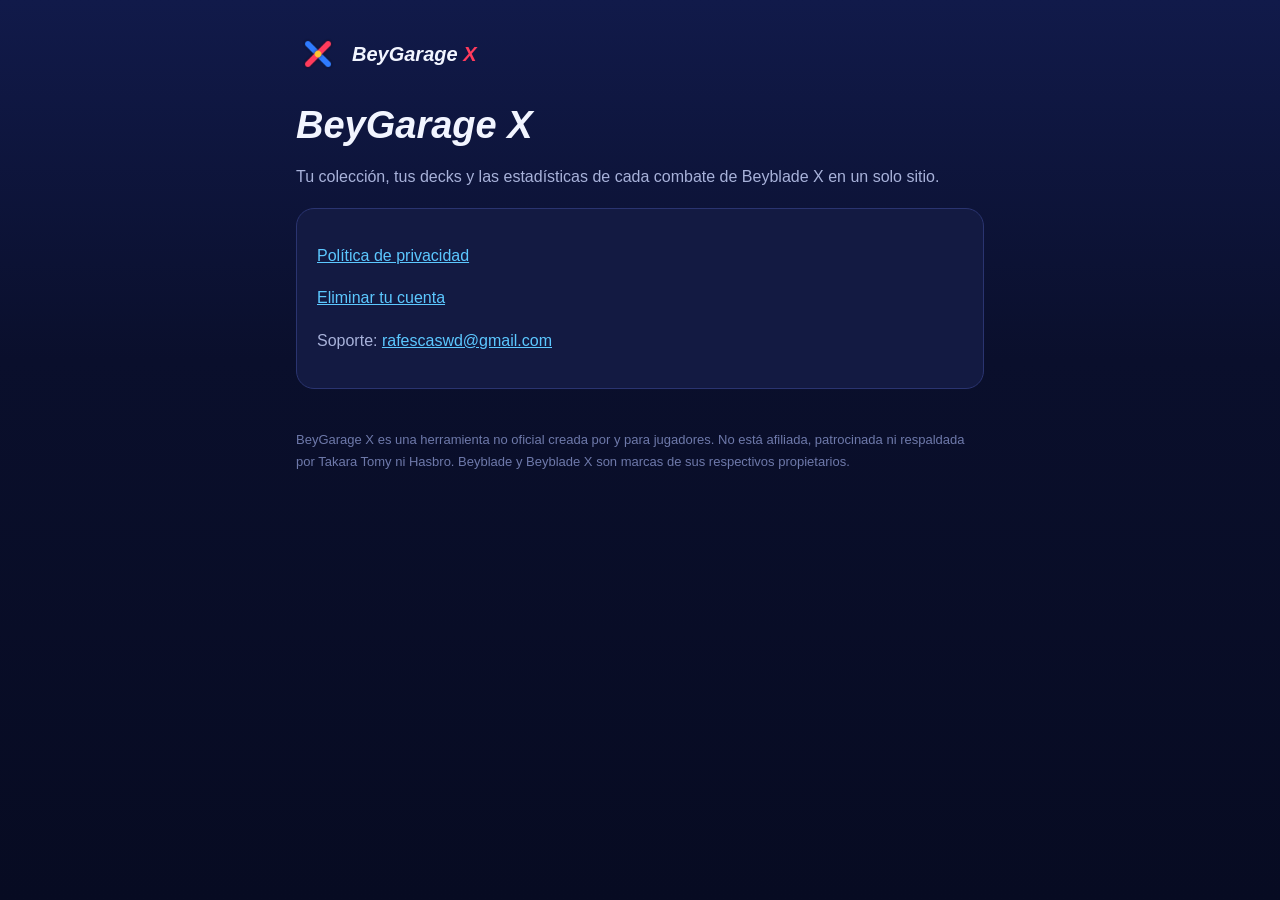
<file: index.html>
<!doctype html>
<html lang="es">
<head>
<meta charset="utf-8">
<meta name="viewport" content="width=device-width, initial-scale=1">
<title>BeyGarage X</title>
<link rel="stylesheet" href="estilo.css">
<link rel="icon" href="brand-mark.png">
</head>
<body>
<main>
  <header><img src="brand-mark.png" alt=""><strong>BeyGarage <span>X</span></strong></header>
  <h1>BeyGarage X</h1>
  <p>Tu colección, tus decks y las estadísticas de cada combate de Beyblade X en un solo sitio.</p>
  <div class="card">
    <p><a href="privacidad.html">Política de privacidad</a></p>
    <p><a href="eliminar-cuenta.html">Eliminar tu cuenta</a></p>
    <p>Soporte: <a href="mailto:rafescaswd@gmail.com">rafescaswd@gmail.com</a></p>
  </div>
  <footer>BeyGarage X es una herramienta no oficial creada por y para jugadores. No está afiliada, patrocinada ni respaldada por Takara Tomy ni Hasbro. Beyblade y Beyblade X son marcas de sus respectivos propietarios.</footer>
</main>
</body>
</html>
</file>
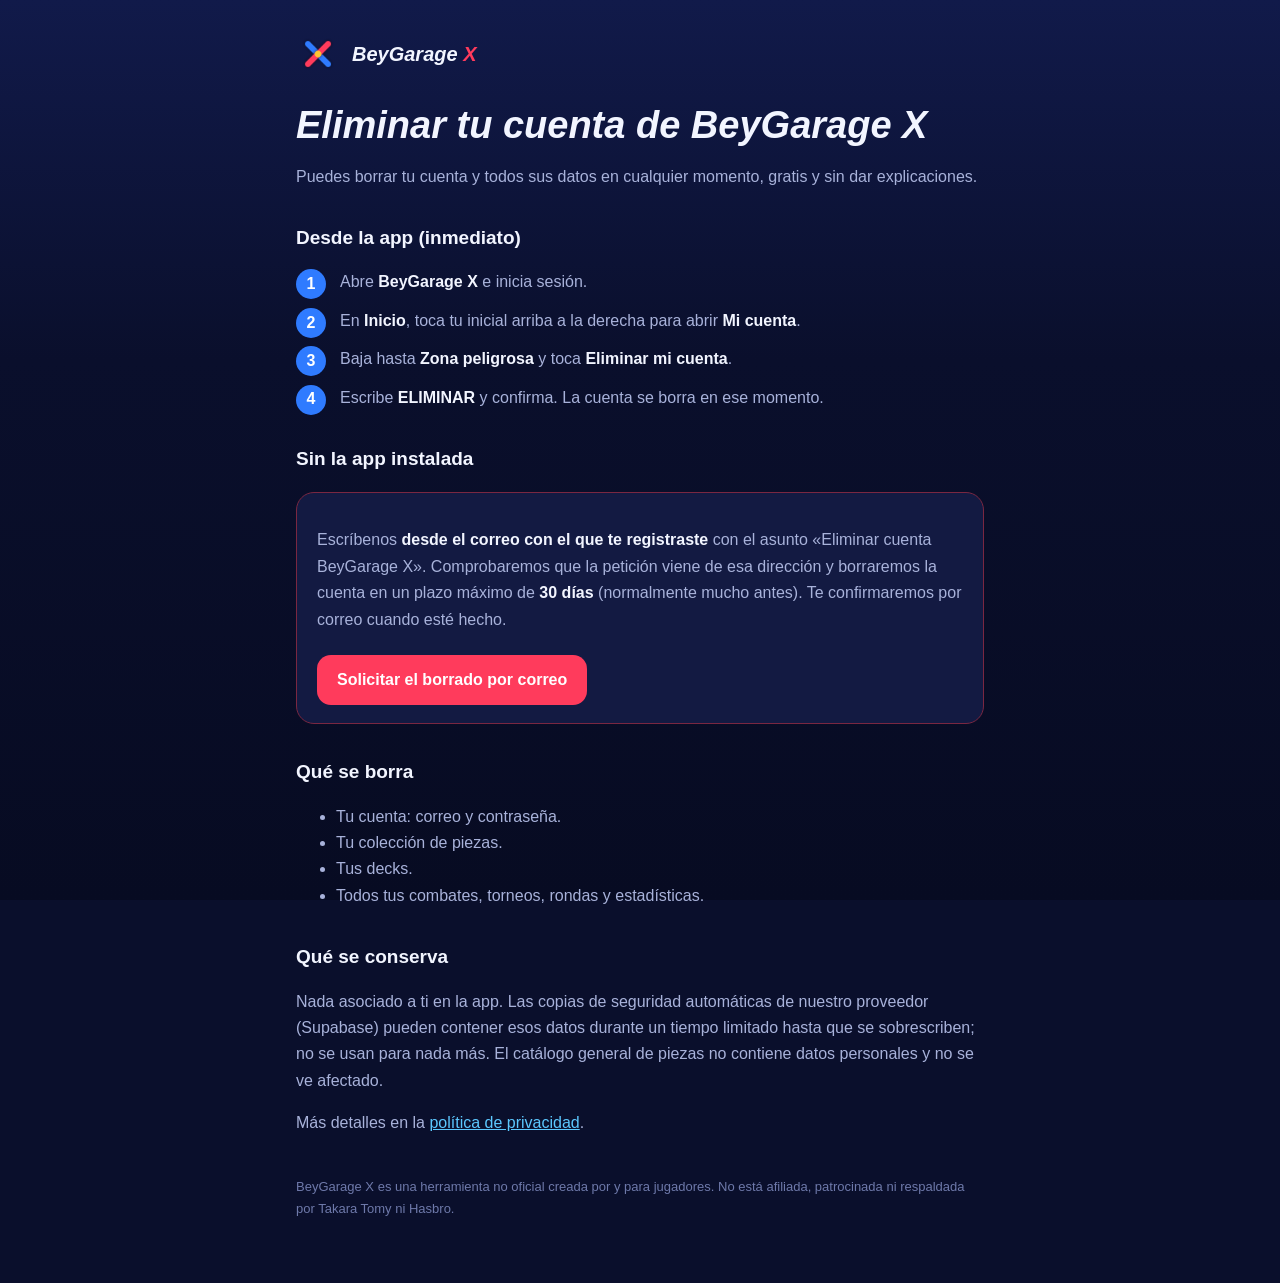
<file: eliminar-cuenta.html>
<!doctype html>
<html lang="es">
<head>
<meta charset="utf-8">
<meta name="viewport" content="width=device-width, initial-scale=1">
<title>Eliminar tu cuenta · BeyGarage X</title>
<link rel="stylesheet" href="estilo.css">
<link rel="icon" href="brand-mark.png">
</head>
<body>
<main>
  <header><img src="brand-mark.png" alt=""><strong>BeyGarage <span>X</span></strong></header>
  <h1>Eliminar tu cuenta de BeyGarage X</h1>
  <p>Puedes borrar tu cuenta y todos sus datos en cualquier momento, gratis y sin dar explicaciones.</p>

  <h2>Desde la app (inmediato)</h2>
  <ol class="steps">
    <li>Abre <b>BeyGarage X</b> e inicia sesión.</li>
    <li>En <b>Inicio</b>, toca tu inicial arriba a la derecha para abrir <b>Mi cuenta</b>.</li>
    <li>Baja hasta <b>Zona peligrosa</b> y toca <b>Eliminar mi cuenta</b>.</li>
    <li>Escribe <b>ELIMINAR</b> y confirma. La cuenta se borra en ese momento.</li>
  </ol>

  <h2>Sin la app instalada</h2>
  <div class="card danger">
    <p>Escríbenos <b>desde el correo con el que te registraste</b> con el asunto «Eliminar cuenta BeyGarage X». Comprobaremos que la petición viene de esa dirección y borraremos la cuenta en un plazo máximo de <b>30 días</b> (normalmente mucho antes). Te confirmaremos por correo cuando esté hecho.</p>
    <a class="button" href="mailto:rafescaswd@gmail.com?subject=Eliminar%20cuenta%20BeyGarage%20X">Solicitar el borrado por correo</a>
  </div>

  <h2>Qué se borra</h2>
  <ul>
    <li>Tu cuenta: correo y contraseña.</li>
    <li>Tu colección de piezas.</li>
    <li>Tus decks.</li>
    <li>Todos tus combates, torneos, rondas y estadísticas.</li>
  </ul>
  <h2>Qué se conserva</h2>
  <p>Nada asociado a ti en la app. Las copias de seguridad automáticas de nuestro proveedor (Supabase) pueden contener esos datos durante un tiempo limitado hasta que se sobrescriben; no se usan para nada más. El catálogo general de piezas no contiene datos personales y no se ve afectado.</p>
  <p>Más detalles en la <a href="privacidad.html">política de privacidad</a>.</p>

  <footer>BeyGarage X es una herramienta no oficial creada por y para jugadores. No está afiliada, patrocinada ni respaldada por Takara Tomy ni Hasbro.</footer>
</main>
</body>
</html>
</file>
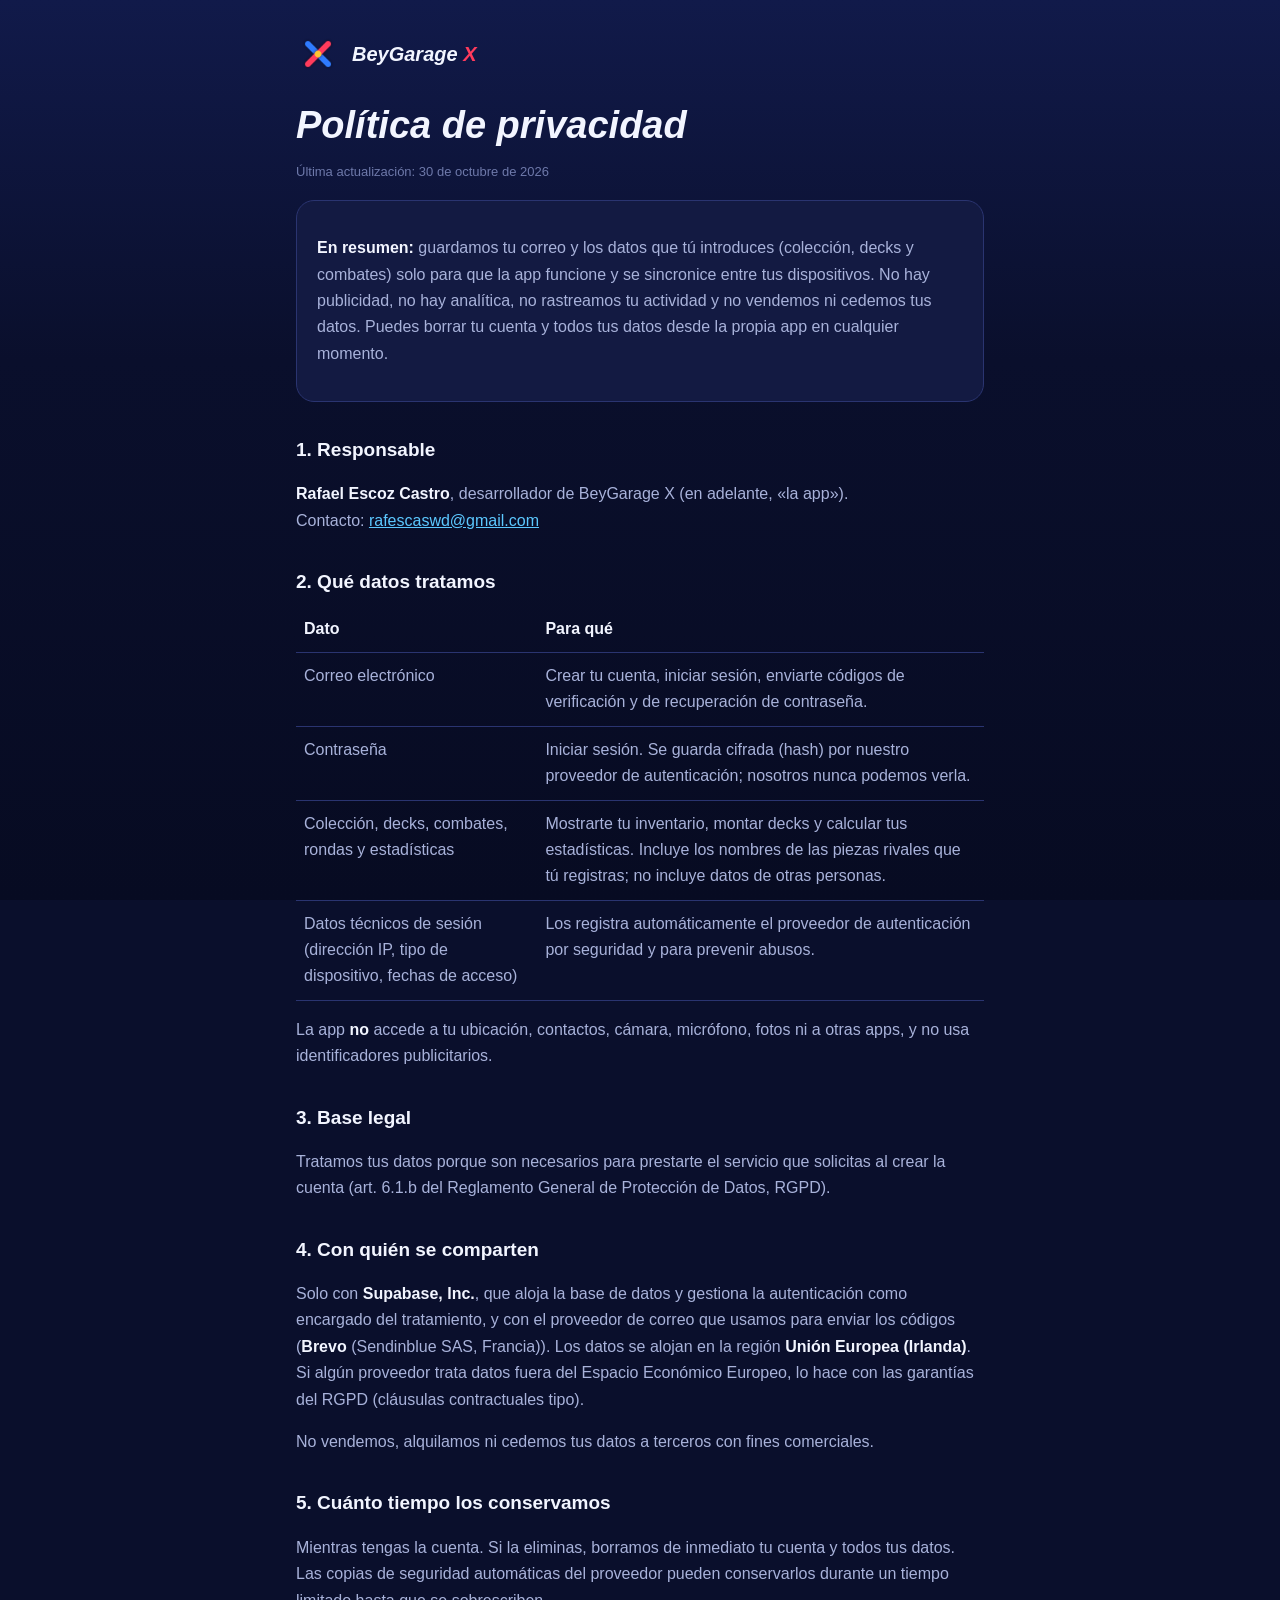
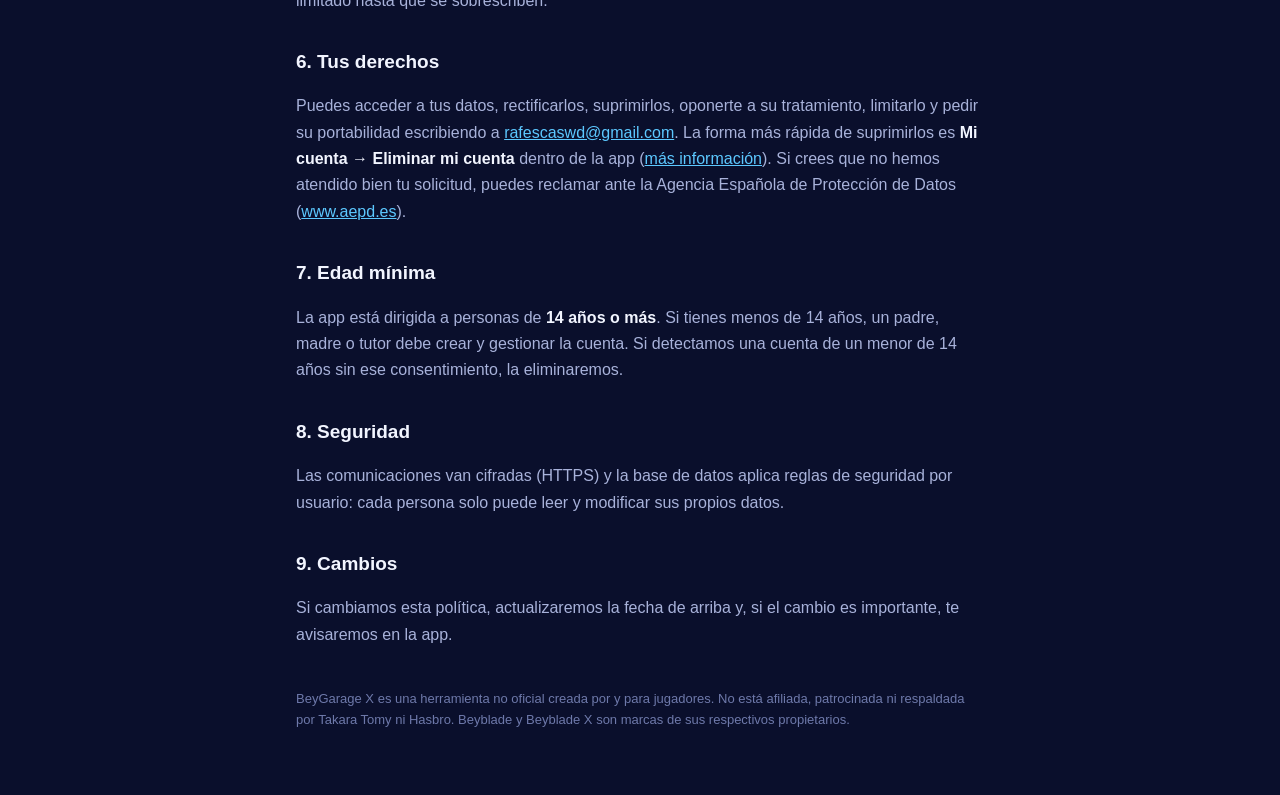
<file: privacidad.html>
<!doctype html>
<html lang="es">
<head>
<meta charset="utf-8">
<meta name="viewport" content="width=device-width, initial-scale=1">
<title>Política de privacidad · BeyGarage X</title>
<link rel="stylesheet" href="estilo.css">
<link rel="icon" href="brand-mark.png">
</head>
<body>
<main>
  <header><img src="brand-mark.png" alt=""><strong>BeyGarage <span>X</span></strong></header>
  <h1>Política de privacidad</h1>
  <p class="meta">Última actualización: 30 de octubre de 2026</p>

  <div class="card">
    <p><b>En resumen:</b> guardamos tu correo y los datos que tú introduces (colección, decks y combates) solo para que la app funcione y se sincronice entre tus dispositivos. No hay publicidad, no hay analítica, no rastreamos tu actividad y no vendemos ni cedemos tus datos. Puedes borrar tu cuenta y todos tus datos desde la propia app en cualquier momento.</p>
  </div>

  <h2>1. Responsable</h2>
  <p><b>Rafael Escoz Castro</b>, desarrollador de BeyGarage X (en adelante, «la app»).<br>
  Contacto: <a href="mailto:rafescaswd@gmail.com">rafescaswd@gmail.com</a></p>

  <h2>2. Qué datos tratamos</h2>
  <table>
    <tr><th>Dato</th><th>Para qué</th></tr>
    <tr><td>Correo electrónico</td><td>Crear tu cuenta, iniciar sesión, enviarte códigos de verificación y de recuperación de contraseña.</td></tr>
    <tr><td>Contraseña</td><td>Iniciar sesión. Se guarda cifrada (hash) por nuestro proveedor de autenticación; nosotros nunca podemos verla.</td></tr>
    <tr><td>Colección, decks, combates, rondas y estadísticas</td><td>Mostrarte tu inventario, montar decks y calcular tus estadísticas. Incluye los nombres de las piezas rivales que tú registras; no incluye datos de otras personas.</td></tr>
    <tr><td>Datos técnicos de sesión (dirección IP, tipo de dispositivo, fechas de acceso)</td><td>Los registra automáticamente el proveedor de autenticación por seguridad y para prevenir abusos.</td></tr>
  </table>
  <p>La app <b>no</b> accede a tu ubicación, contactos, cámara, micrófono, fotos ni a otras apps, y no usa identificadores publicitarios.</p>

  <h2>3. Base legal</h2>
  <p>Tratamos tus datos porque son necesarios para prestarte el servicio que solicitas al crear la cuenta (art. 6.1.b del Reglamento General de Protección de Datos, RGPD).</p>

  <h2>4. Con quién se comparten</h2>
  <p>Solo con <b>Supabase, Inc.</b>, que aloja la base de datos y gestiona la autenticación como encargado del tratamiento, y con el proveedor de correo que usamos para enviar los códigos (<b>Brevo</b> (Sendinblue SAS, Francia)). Los datos se alojan en la región <b>Unión Europea (Irlanda)</b>. Si algún proveedor trata datos fuera del Espacio Económico Europeo, lo hace con las garantías del RGPD (cláusulas contractuales tipo).</p>
  <p>No vendemos, alquilamos ni cedemos tus datos a terceros con fines comerciales.</p>

  <h2>5. Cuánto tiempo los conservamos</h2>
  <p>Mientras tengas la cuenta. Si la eliminas, borramos de inmediato tu cuenta y todos tus datos. Las copias de seguridad automáticas del proveedor pueden conservarlos durante un tiempo limitado hasta que se sobrescriben.</p>

  <h2>6. Tus derechos</h2>
  <p>Puedes acceder a tus datos, rectificarlos, suprimirlos, oponerte a su tratamiento, limitarlo y pedir su portabilidad escribiendo a <a href="mailto:rafescaswd@gmail.com">rafescaswd@gmail.com</a>. La forma más rápida de suprimirlos es <b>Mi cuenta → Eliminar mi cuenta</b> dentro de la app (<a href="eliminar-cuenta.html">más información</a>). Si crees que no hemos atendido bien tu solicitud, puedes reclamar ante la Agencia Española de Protección de Datos (<a href="https://www.aepd.es">www.aepd.es</a>).</p>

  <h2>7. Edad mínima</h2>
  <p>La app está dirigida a personas de <b>14 años o más</b>. Si tienes menos de 14 años, un padre, madre o tutor debe crear y gestionar la cuenta. Si detectamos una cuenta de un menor de 14 años sin ese consentimiento, la eliminaremos.</p>

  <h2>8. Seguridad</h2>
  <p>Las comunicaciones van cifradas (HTTPS) y la base de datos aplica reglas de seguridad por usuario: cada persona solo puede leer y modificar sus propios datos.</p>

  <h2>9. Cambios</h2>
  <p>Si cambiamos esta política, actualizaremos la fecha de arriba y, si el cambio es importante, te avisaremos en la app.</p>

  <footer>BeyGarage X es una herramienta no oficial creada por y para jugadores. No está afiliada, patrocinada ni respaldada por Takara Tomy ni Hasbro. Beyblade y Beyblade X son marcas de sus respectivos propietarios.</footer>
</main>
</body>
</html>
</file>
<file: estilo.css>
:root { --bg:#0A0F2C; --surface:#131A42; --stroke:#2A3470; --text:#F2F5FF; --muted:#A8B2DA; --me:#2F7BFF; --rival:#FF3B5C; --gold:#FFC531; }
* { box-sizing: border-box; }
body { margin:0; background: linear-gradient(180deg,#111A4A 0%,#0A0F2C 40%,#070B22 100%) fixed; background-color: var(--bg); color: var(--text);
  font: 16px/1.65 -apple-system, BlinkMacSystemFont, "Segoe UI", Roboto, "Helvetica Neue", Arial, sans-serif; }
main { max-width: 720px; margin: 0 auto; padding: 32px 16px 64px; }
header { display:flex; align-items:center; gap:12px; margin-bottom: 28px; }
header img { width: 44px; height: 44px; }
header strong { font-size: 20px; font-style: italic; }
header strong span { color: var(--rival); }
h1 { font-size: clamp(28px, 6vw, 38px); line-height: 1.15; margin: 0 0 8px; font-style: italic; }
h2 { font-size: 19px; margin: 32px 0 8px; }
p, li { color: var(--muted); }
strong, b { color: var(--text); }
a { color: #5CC8FF; }
.card { background: var(--surface); border: 1px solid var(--stroke); border-radius: 18px; padding: 18px 20px; margin: 18px 0; }
.card.danger { border-color: #7A2741; }
.steps { counter-reset: s; list-style: none; padding: 0; }
.steps li { counter-increment: s; position: relative; padding-left: 44px; margin: 12px 0; }
.steps li::before { content: counter(s); position: absolute; left: 0; top: 0; width: 30px; height: 30px; border-radius: 50%;
  background: var(--me); color: #fff; font-weight: 700; display:flex; align-items:center; justify-content:center; }
.button { display:inline-block; background: var(--rival); color:#fff; text-decoration:none; font-weight:700; padding: 12px 20px; border-radius: 14px; margin-top: 6px; }
.meta { font-size: 13px; color: #6E79AA; }
table { width:100%; border-collapse: collapse; margin: 8px 0; }
td, th { text-align:left; padding: 10px 8px; border-bottom: 1px solid var(--stroke); vertical-align: top; color: var(--muted); }
th { color: var(--text); }
footer { margin-top: 40px; font-size: 13px; color: #6E79AA; }
</file>
